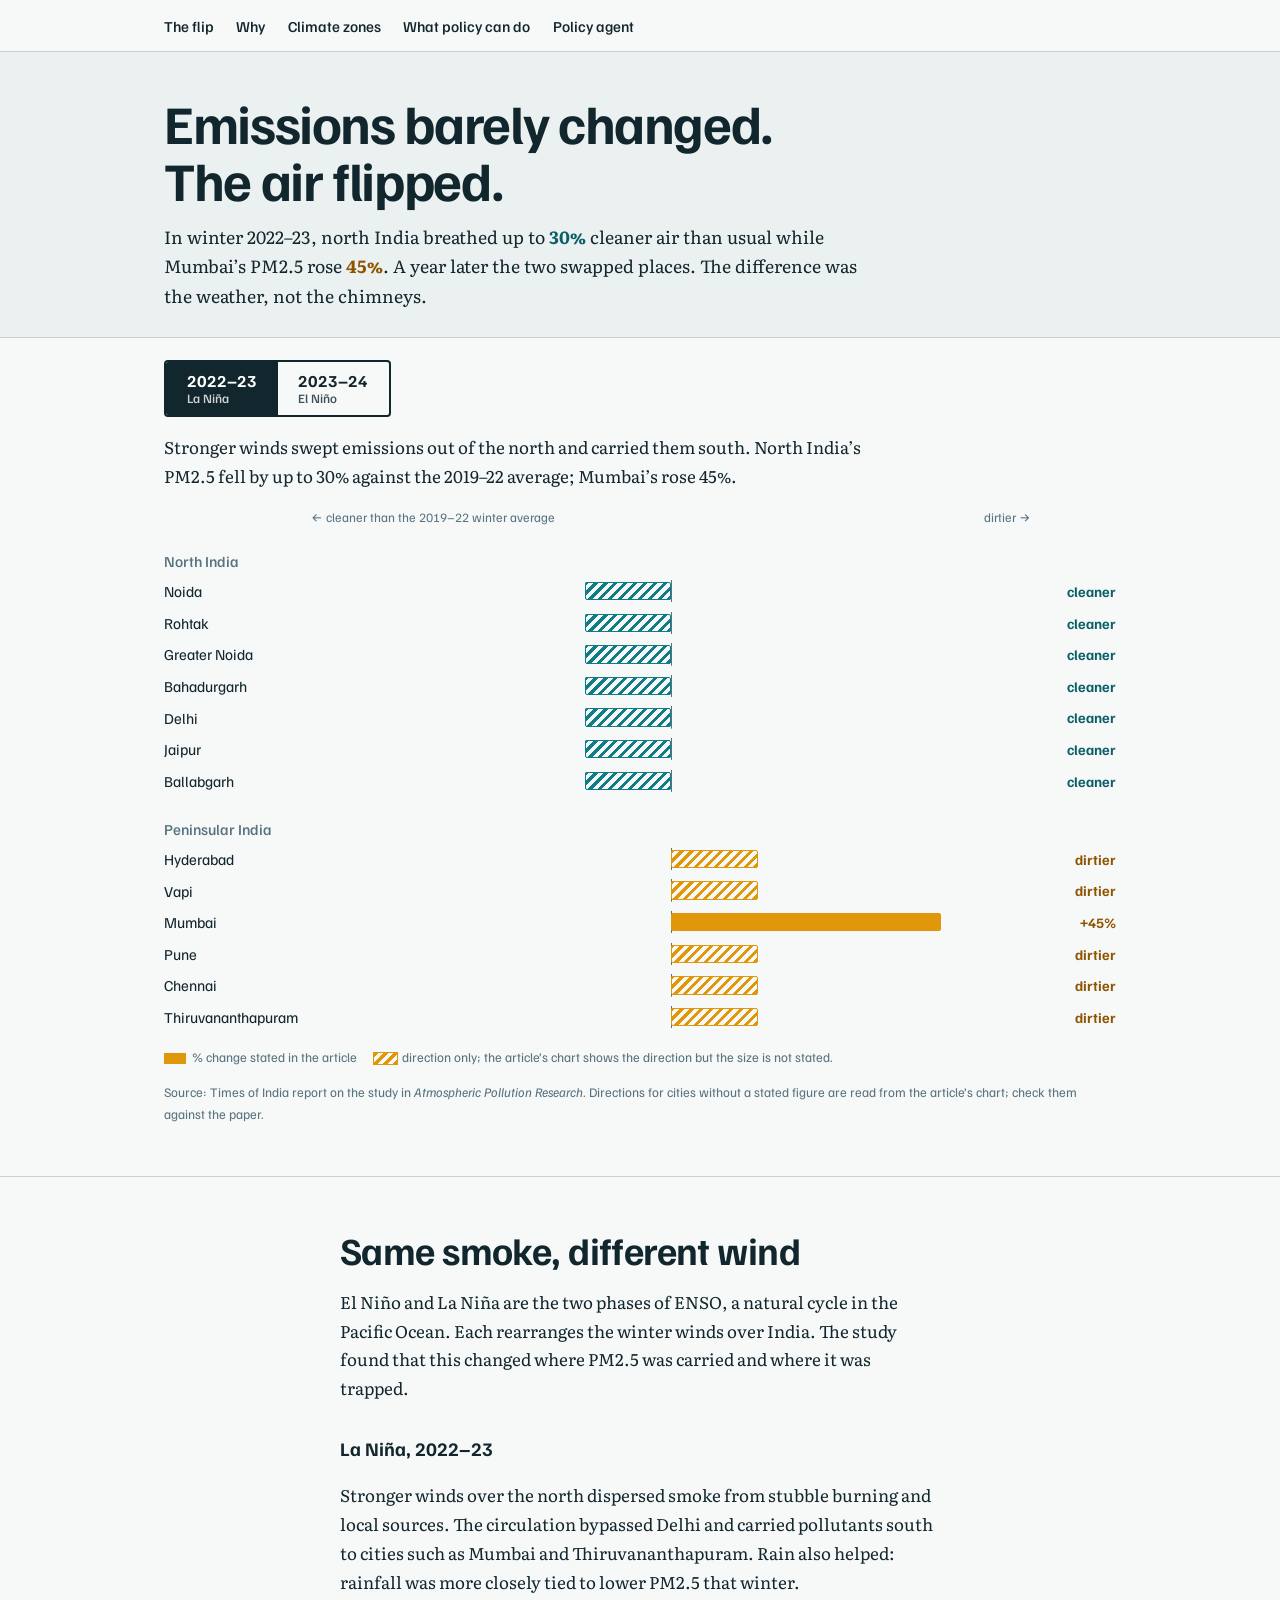
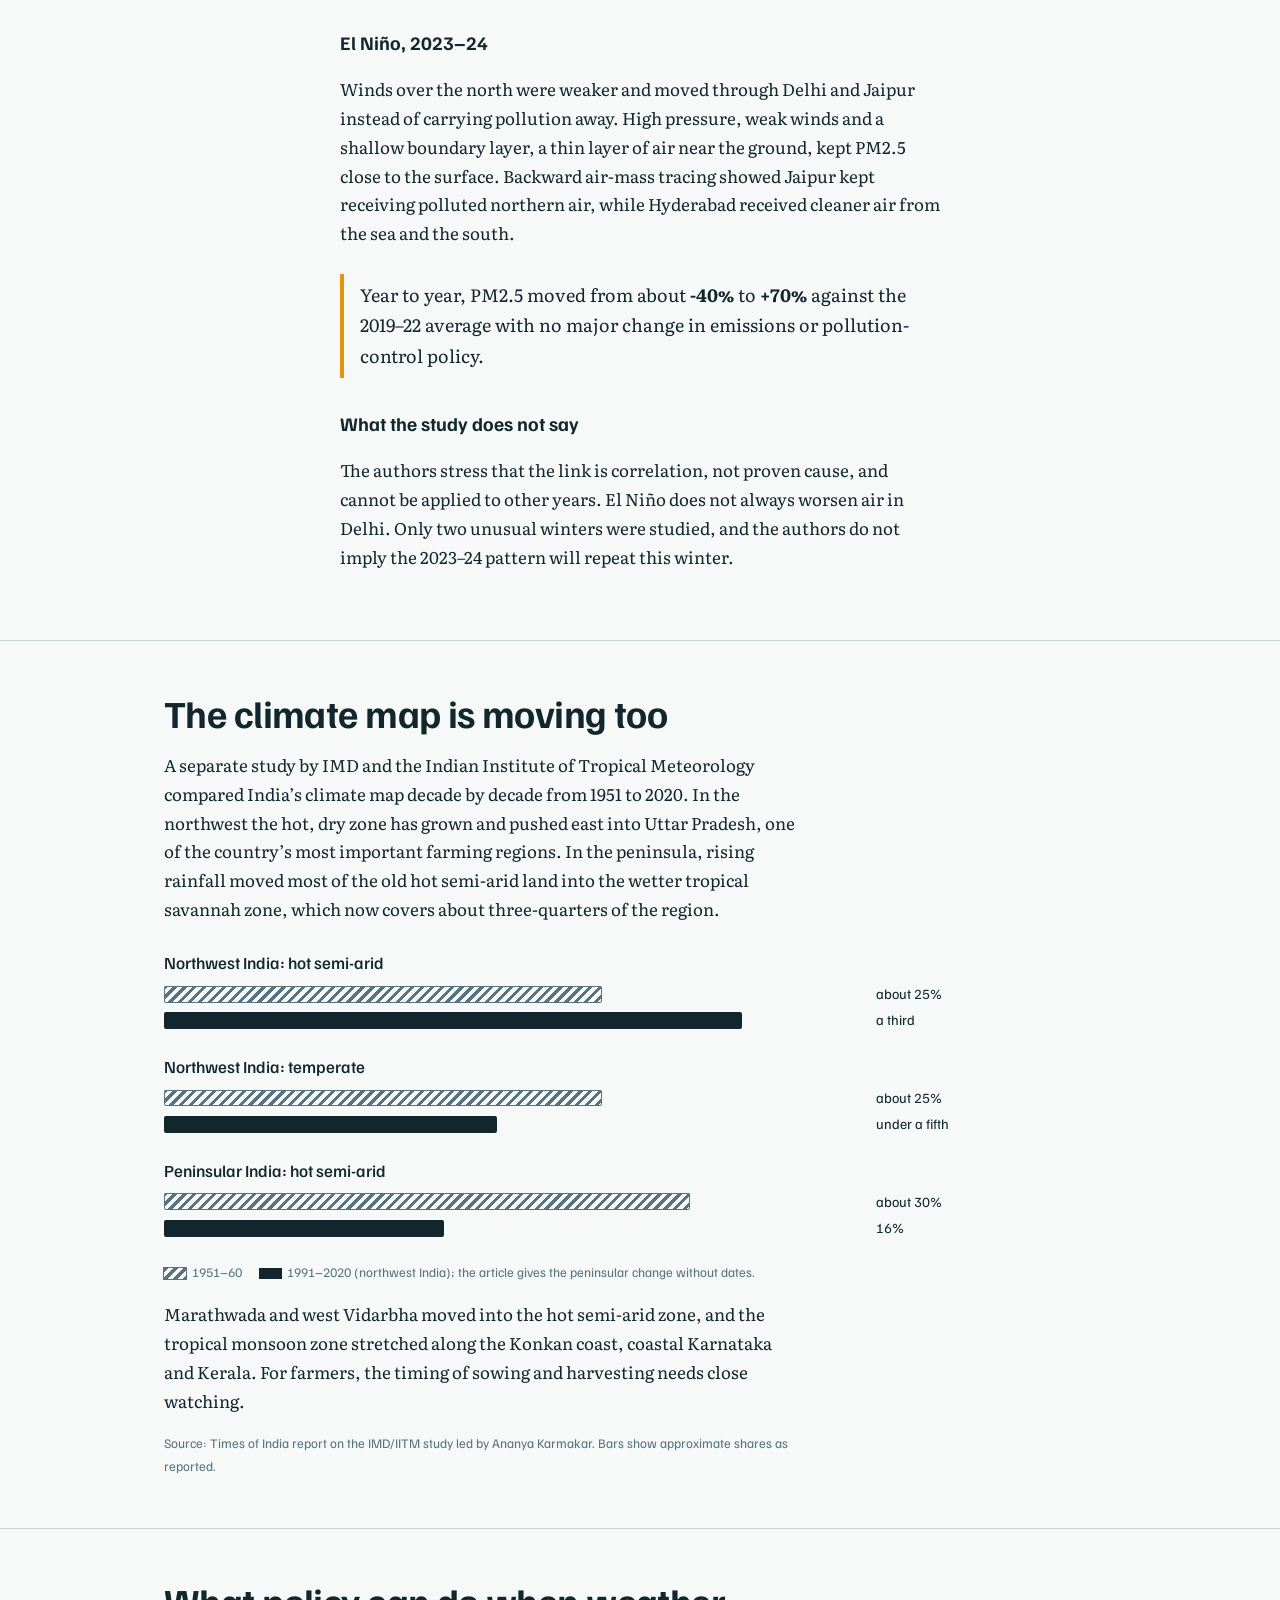
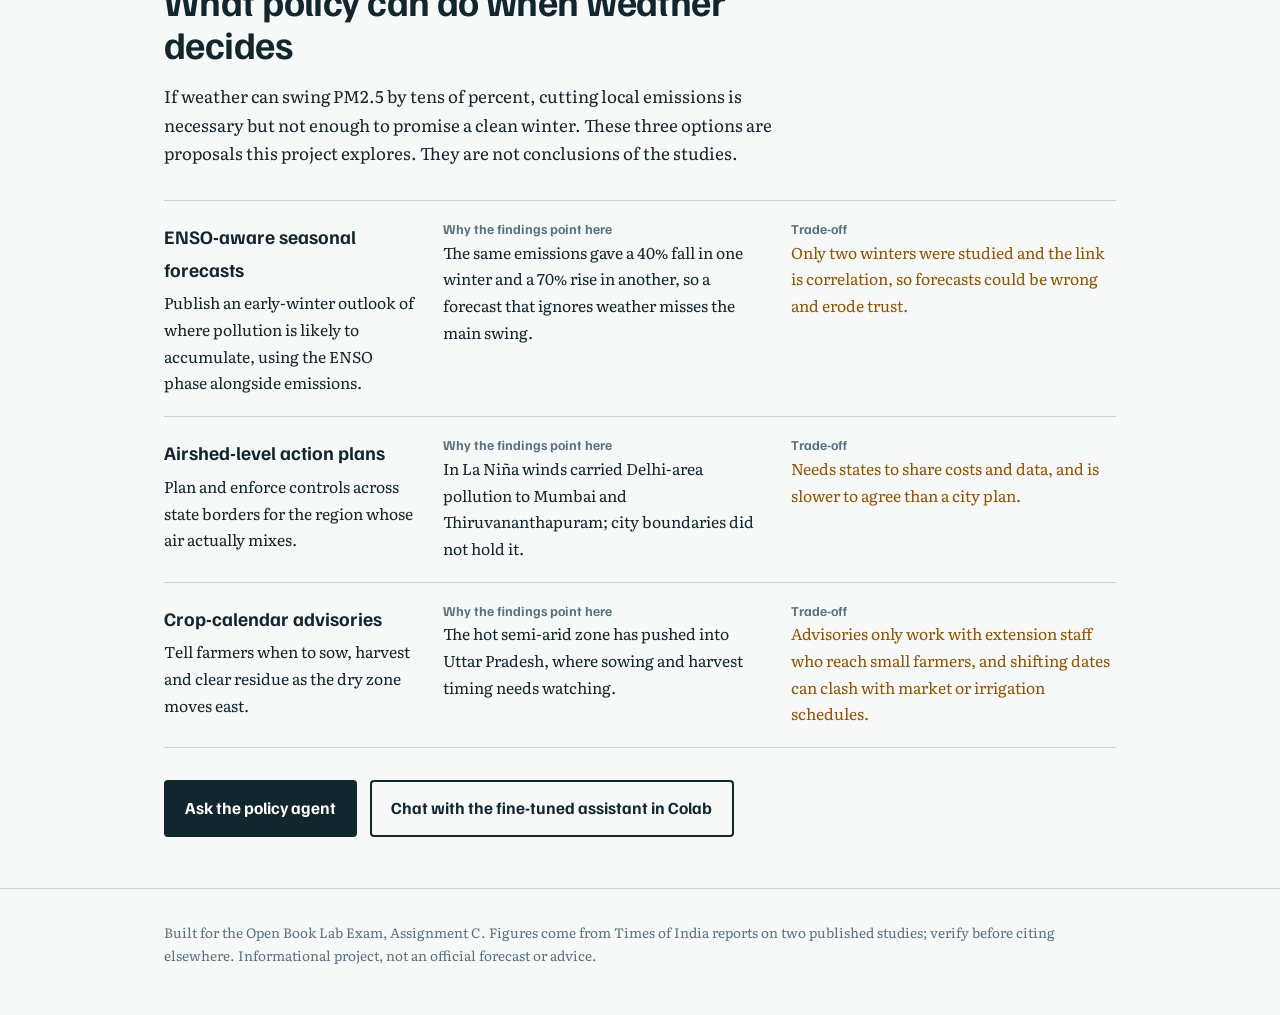
<file: website/index.html>
<!DOCTYPE html>
<html lang="en"><head>
<meta charset="utf-8"><meta name="viewport" content="width=device-width,initial-scale=1">
<title>Emissions barely changed. The air flipped.</title>
<link rel="preconnect" href="https://fonts.googleapis.com"><link rel="preconnect" href="https://fonts.gstatic.com" crossorigin>
<link href="https://fonts.googleapis.com/css2?family=Familjen+Grotesk:wght@500;700&family=Literata:opsz,wght@7..72,400;7..72,600&display=swap" rel="stylesheet">
<link rel="stylesheet" href="style.css">
</head><body>
<a class="skip" href="#flip">Skip to the chart</a>
<nav><div class="wrap"><a href="#flip">The flip</a><a href="#why">Why</a><a href="#zones">Climate zones</a><a href="#act">What policy can do</a><a href="agent.html">Policy agent</a></div></nav>
<header class="hero"><div class="wrap">
  <h1>Emissions barely changed.<br>The air flipped.</h1>
  <p class="lead">In winter 2022–23, north India breathed up to <b data-bind="northDrop"></b> cleaner air than usual while Mumbai’s PM2.5 rose <b data-bind="mumbai"></b>. A year later the two swapped places. The difference was the weather, not the chimneys.</p>
</div></header>
<main>
<section id="flip"><div class="wrap">
  <div class="toggle" role="group" aria-label="Choose a winter">
    <button data-w="w2223" aria-pressed="true"><span id="t1"></span><small id="e1"></small></button>
    <button data-w="w2324" aria-pressed="false"><span id="t2"></span><small id="e2"></small></button>
  </div>
  <p class="caption" id="caption" aria-live="polite"></p>
  <div class="axis"><span></span><span class="ends"><span>← cleaner than the 2019–22 winter average</span><span>dirtier →</span></span></div>
  <div id="chart"></div>
  <p class="key"><i class="sw solid"></i>% change stated in the article <i class="sw hatch"></i>direction only; the article’s chart shows the direction but the size is not stated.</p>
  <p class="src">Source: Times of India report on the study in <em>Atmospheric Pollution Research</em>. Directions for cities without a stated figure are read from the article’s chart; check them against the paper.</p>
</div></section>

<section id="why"><div class="wrap narrow">
  <h2>Same smoke, different wind</h2>
  <p>El Niño and La Niña are the two phases of ENSO, a natural cycle in the Pacific Ocean. Each rearranges the winter winds over India. The study found that this changed where PM2.5 was carried and where it was trapped.</p>
  <h3>La Niña, 2022–23</h3>
  <p>Stronger winds over the north dispersed smoke from stubble burning and local sources. The circulation bypassed Delhi and carried pollutants south to cities such as Mumbai and Thiruvananthapuram. Rain also helped: rainfall was more closely tied to lower PM2.5 that winter.</p>
  <h3>El Niño, 2023–24</h3>
  <p>Winds over the north were weaker and moved through Delhi and Jaipur instead of carrying pollution away. High pressure, weak winds and a shallow boundary layer, a thin layer of air near the ground, kept PM2.5 close to the surface. Backward air-mass tracing showed Jaipur kept receiving polluted northern air, while Hyderabad received cleaner air from the sea and the south.</p>
  <p class="callout">Year to year, PM2.5 moved from about <b data-bind="swingLow"></b> to <b data-bind="swingHigh"></b> against the 2019–22 average with no major change in emissions or pollution-control policy.</p>
  <h3>What the study does not say</h3>
  <p>The authors stress that the link is correlation, not proven cause, and cannot be applied to other years. El Niño does not always worsen air in Delhi. Only two unusual winters were studied, and the authors do not imply the 2023–24 pattern will repeat this winter.</p>
</div></section>

<section id="zones"><div class="wrap">
  <div class="narrow"><h2>The climate map is moving too</h2>
  <p>A separate study by IMD and the Indian Institute of Tropical Meteorology compared India’s climate map decade by decade from 1951 to 2020. In the northwest the hot, dry zone has grown and pushed east into Uttar Pradesh, one of the country’s most important farming regions. In the peninsula, rising rainfall moved most of the old hot semi-arid land into the wetter tropical savannah zone, which now covers about three-quarters of the region.</p></div>
  <div id="zonechart"></div>
  <p class="key"><i class="sw hatch slate"></i>1951–60 <i class="sw ink"></i>1991–2020 (northwest India); the article gives the peninsular change without dates.</p>
  <div class="narrow"><p>Marathwada and west Vidarbha moved into the hot semi-arid zone, and the tropical monsoon zone stretched along the Konkan coast, coastal Karnataka and Kerala. For farmers, the timing of sowing and harvesting needs close watching.</p>
  <p class="src">Source: Times of India report on the IMD/IITM study led by Ananya Karmakar. Bars show approximate shares as reported.</p></div>
</div></section>

<section id="act"><div class="wrap">
  <div class="narrow"><h2>What policy can do when weather decides</h2>
  <p>If weather can swing PM2.5 by tens of percent, cutting local emissions is necessary but not enough to promise a clean winter. These three options are proposals this project explores. They are not conclusions of the studies.</p></div>
  <div class="levers" id="levers"></div>
  <div class="cta">
    <a class="btn" href="agent.html">Ask the policy agent</a>
    <a class="btn alt" id="chatlink" href="#">Chat with the fine-tuned assistant in Colab</a>
  </div>
</div></section>
</main>
<footer><div class="wrap">Built for the Open Book Lab Exam, Assignment C. Figures come from Times of India reports on two published studies; verify before citing elsewhere. Informational project, not an official forecast or advice.</div></footer>
<script src="data.js"></script><script src="app.js"></script>
</body></html>
</file>
<file: website/style.css>
:root{--haze:#EBF0F0;--paper:#F7F9F9;--ink:#12262D;--slate:#587380;--line:#C6D2D4;--teal:#0F7C86;--amber:#E0980A;--amber-ink:#8F5400;--teal-ink:#0B5F67;--head:"Familjen Grotesk","Segoe UI",system-ui,sans-serif;--body:"Literata",Georgia,serif}
*{box-sizing:border-box}html{scroll-behavior:smooth;scroll-padding-top:3.5rem}
body{margin:0;background:var(--paper);color:var(--ink);font:400 1.06rem/1.7 var(--body)}
.wrap{max-width:62rem;margin:0 auto;padding:0 1.25rem}.narrow{max-width:40rem}
h1,h2,h3,nav,.toggle,.btn,.axis,.key,.src,button{font-family:var(--head)}
h1{font-size:clamp(2rem,5vw,3.4rem);line-height:1.04;letter-spacing:-.025em;margin:0 0 .9rem}
h2{font-size:clamp(1.7rem,4vw,2.4rem);line-height:1.1;letter-spacing:-.015em;margin:0 0 1rem}
h3{font-size:1.2rem;margin:1.8rem 0 .2rem}
a{color:var(--teal-ink)}.skip{position:absolute;left:-99rem}.skip:focus{left:1rem;top:1rem;background:#fff;padding:.4rem}
:focus-visible{outline:3px solid var(--amber);outline-offset:2px}
nav{position:sticky;top:0;z-index:5;background:rgba(247,249,249,.94);backdrop-filter:blur(6px);border-bottom:1px solid var(--line)}
nav .wrap{display:flex;gap:1.4rem;overflow-x:auto;white-space:nowrap}nav a{padding:.8rem 0;text-decoration:none;color:var(--ink);font-weight:500;font-size:.95rem}nav a:hover{color:var(--teal-ink)}
.hero{background:var(--haze);padding:clamp(1.6rem,4vw,2.6rem) 0 1.6rem;border-bottom:1px solid var(--line)}
.lead{font-size:1.1rem;max-width:44rem;margin:0}.lead b{color:var(--teal-ink)}.lead b:nth-of-type(2){color:var(--amber-ink)}
section{padding:3.2rem 0;border-bottom:1px solid var(--line)}#flip{padding-top:1.4rem}
.toggle{display:inline-flex;border:2px solid var(--ink);border-radius:4px;overflow:hidden;margin-bottom:.6rem}
.toggle button{background:transparent;border:0;padding:.55rem 1.3rem;cursor:pointer;text-align:left;color:var(--ink);font-weight:700;font-size:1.05rem;line-height:1.2}
.toggle button small{display:block;font-weight:500;font-size:.8rem;opacity:.8}
.toggle button[aria-pressed=true]{background:var(--ink);color:#fff}
.caption{min-height:3.4em;max-width:46rem;margin:.4rem 0 1rem}
.axis{display:grid;grid-template-columns:8.5rem 1fr 4.6rem;gap:.7rem;font-size:.8rem;color:var(--slate)}
.axis .ends{display:flex;justify-content:space-between}
#chart h3{font-size:.95rem;margin:1.2rem 0 .1rem;color:var(--slate);font-weight:500}
.row{display:grid;grid-template-columns:8.5rem 1fr 4.6rem;gap:.7rem;align-items:center;padding:.18rem 0;font-family:var(--head);font-size:.95rem}
.track{position:relative;height:1.4rem;background:linear-gradient(var(--slate),var(--slate)) center/1px 100% no-repeat}
.bar{--c:var(--amber);position:absolute;top:2px;bottom:2px;background:var(--c);border-radius:2px;transition:left .9s cubic-bezier(.3,.7,.2,1),width .9s cubic-bezier(.3,.7,.2,1)}
.bar.down{--c:var(--teal)}.bar.dir{background:repeating-linear-gradient(135deg,var(--c) 0 3px,transparent 3px 7px);outline:1px solid var(--c);outline-offset:-1px}
.val{font-weight:700;text-align:right;font-size:.9rem}.val.up{color:var(--amber-ink)}.val.down{color:var(--teal-ink)}
.key,.src{font-size:.82rem;color:var(--slate);margin:.8rem 0 0}.key .sw{display:inline-block;width:1.4rem;height:.7rem;margin:0 .35rem 0 .9rem;vertical-align:middle;background:var(--amber)}.key .sw:first-child{margin-left:0}
.sw.hatch{background:repeating-linear-gradient(135deg,var(--amber) 0 3px,transparent 3px 7px);outline:1px solid var(--amber)}.sw.slate{background:repeating-linear-gradient(135deg,var(--slate) 0 3px,transparent 3px 7px);outline:1px solid var(--slate)}.sw.ink{background:var(--ink)}
.callout{border-left:4px solid var(--amber);padding:.4rem 0 .4rem 1rem;margin:1.6rem 0;font-size:1.12rem}
#zonechart{margin:1.6rem 0 0;max-width:52rem}.zr{margin:0 0 1.3rem;font-family:var(--head)}.zr>b{display:block;font-weight:500;margin-bottom:.25rem}
.zb{display:grid;grid-template-columns:1fr 7.5rem;gap:.7rem;align-items:center;margin:.15rem 0}.zb i{display:block;height:1.05rem;border-radius:2px;width:0;transition:width 1s cubic-bezier(.3,.7,.2,1)}
.zb i.then{background:repeating-linear-gradient(135deg,var(--slate) 0 3px,transparent 3px 7px);outline:1px solid var(--slate);outline-offset:-1px}.zb i.now{background:var(--ink)}.zb span{font-size:.88rem}
.levers{margin:2rem 0}.lv{display:grid;grid-template-columns:1.1fr 1.4fr 1.4fr;gap:1.5rem;padding:1.2rem 0;border-top:1px solid var(--line)}
.lv h3{margin:0 0 .3rem}.lv p{margin:0;font-size:.98rem}.lv .t{color:var(--amber-ink)}.lv small{display:block;font:700 .85rem var(--head);color:var(--slate);margin-bottom:.15rem}
.levers .lv:last-child{border-bottom:1px solid var(--line)}
.cta{display:flex;flex-wrap:wrap;gap:.8rem}.btn{display:inline-block;background:var(--ink);color:#fff;text-decoration:none;font-weight:700;padding:.75rem 1.2rem;border-radius:4px;border:2px solid var(--ink)}.btn.alt{background:transparent;color:var(--ink)}.btn:hover{background:var(--teal-ink);border-color:var(--teal-ink);color:#fff}
footer{padding:2rem 0 3rem;font-size:.85rem;color:var(--slate)}
@media(max-width:720px){.row,.axis{grid-template-columns:6.2rem 1fr 3.6rem;gap:.4rem;font-size:.85rem}.lv{grid-template-columns:1fr;gap:.6rem}.zb{grid-template-columns:1fr 5.5rem}}
@media(prefers-reduced-motion:reduce){*{transition:none!important;scroll-behavior:auto!important}}

[hidden]{display:none!important}.panel{background:var(--haze);border:1px solid var(--line);padding:1.2rem;border-radius:4px}
input,textarea{width:100%;font:inherit;padding:.7rem;border:2px solid var(--ink);border-radius:4px;background:#fff;color:var(--ink);resize:vertical}
.chips{display:flex;flex-wrap:wrap;gap:.5rem;margin:.7rem 0}.chip{font-size:.85rem;background:#fff;border:1px solid var(--slate);border-radius:99px;padding:.3rem .8rem;cursor:pointer}
button.btn{cursor:pointer;font-size:1rem}button.btn:disabled{opacity:.6;cursor:wait}
.pol{border-top:1px solid var(--line);padding:1.3rem 0}.pol h3{margin:0 0 .3rem}.tags{display:flex;gap:.5rem;flex-wrap:wrap;margin:.2rem 0 .6rem;font:500 .82rem var(--head)}
.tag{border:1px solid var(--slate);border-radius:3px;padding:.05rem .5rem}.tag.strong{border-color:var(--teal);color:var(--teal-ink)}.tag.weak{border-color:var(--amber);color:var(--amber-ink)}
.pol dt{font:700 .85rem var(--head);color:var(--slate);margin-top:.7rem}.pol dd{margin:0}.pol ul{margin:.1rem 0;padding-left:1.2rem}
.fid{font:500 .8rem var(--head);background:#fff;border:1px solid var(--line);border-radius:3px;padding:0 .35rem;cursor:help}
.err{border-left:4px solid var(--amber);padding:.5rem 1rem;background:#fff}.note{font-size:.88rem;color:var(--slate)}
</file>
